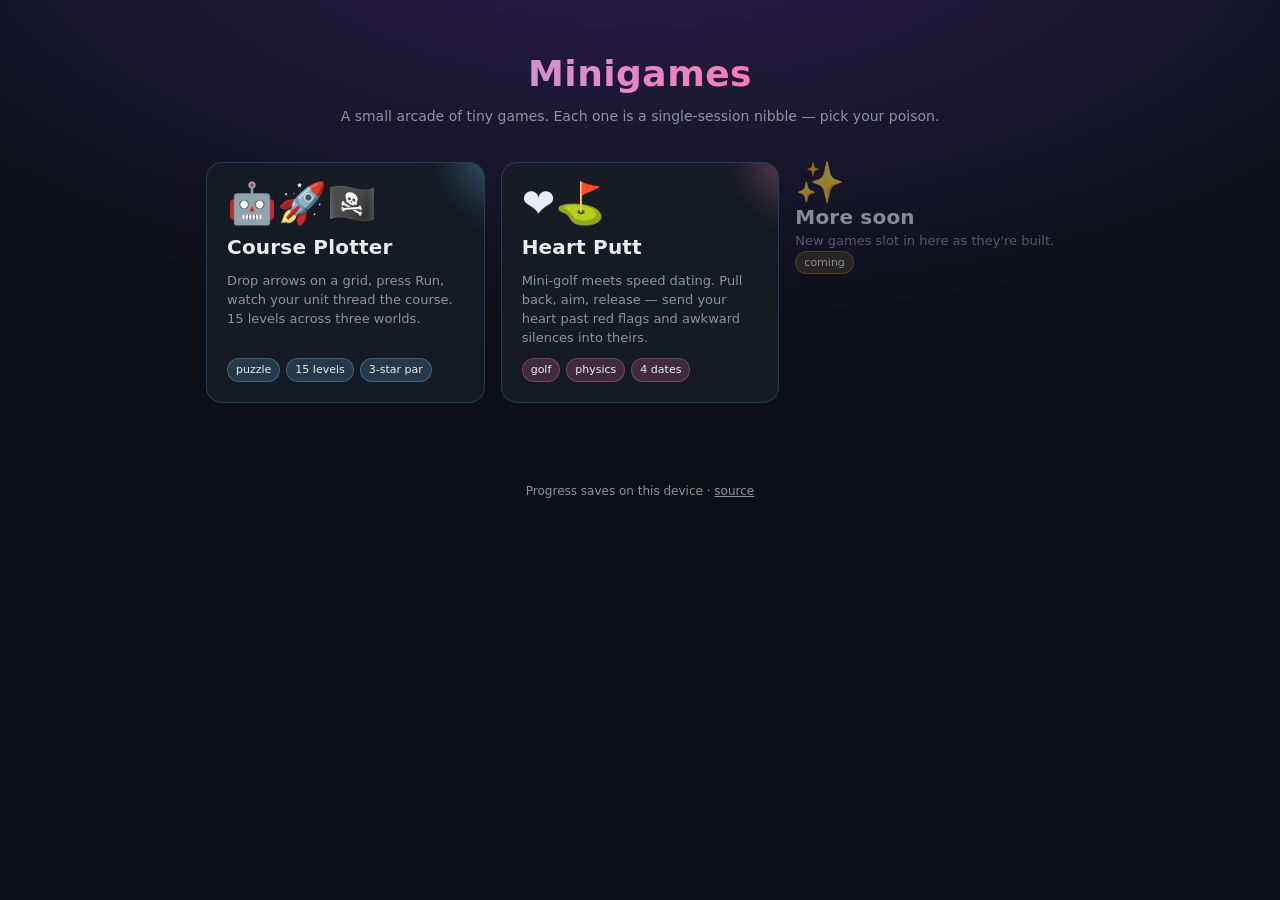
<file: index.html>
<!doctype html>
<html lang="en">
<head>
<meta charset="utf-8"/>
<meta name="viewport" content="width=device-width, initial-scale=1"/>
<title>Minigames</title>
<style>
:root {
  --bg: #0c0f15;
  --panel: #171c25;
  --ink: #e6edf3;
  --ink-dim: #8b949e;
  --accent: #6dc5ff;
  --gold: #f5cf4e;
}
* { box-sizing: border-box; }
html, body {
  margin: 0; padding: 0;
  background: radial-gradient(140% 90% at 50% -10%, #2a1e4e 0%, var(--bg) 55%);
  color: var(--ink);
  font: 16px/1.45 system-ui, -apple-system, Segoe UI, Roboto, sans-serif;
  min-height: 100dvh;
}
header {
  padding: 48px 24px 12px;
  text-align: center;
}
header h1 {
  margin: 0 0 6px;
  font-size: 36px;
  letter-spacing: 0.5px;
  background: linear-gradient(90deg, #6dc5ff, #ff7ab8 60%, #f5cf4e);
  -webkit-background-clip: text;
  background-clip: text;
  color: transparent;
}
header p {
  margin: 0;
  color: var(--ink-dim);
  font-size: 14px;
}
main {
  max-width: 900px;
  margin: 0 auto;
  padding: 24px 16px 80px;
  display: grid;
  grid-template-columns: repeat(auto-fill, minmax(260px, 1fr));
  gap: 16px;
}
a.card {
  display: flex;
  flex-direction: column;
  gap: 10px;
  padding: 20px;
  background: color-mix(in oklab, var(--panel) 90%, transparent);
  border: 1px solid color-mix(in oklab, var(--accent) 20%, transparent);
  border-radius: 16px;
  text-decoration: none;
  color: inherit;
  transition: transform 150ms ease, border-color 150ms ease, background 150ms ease;
  position: relative;
  overflow: hidden;
  min-height: 180px;
}
a.card::before {
  content: "";
  position: absolute;
  inset: -40% -40% auto auto;
  width: 160px; height: 160px;
  background: radial-gradient(circle, color-mix(in oklab, var(--card-tint, var(--accent)) 50%, transparent) 0%, transparent 70%);
  filter: blur(10px);
  pointer-events: none;
}
a.card:hover, a.card:focus {
  transform: translateY(-3px);
  border-color: var(--card-tint, var(--accent));
  background: color-mix(in oklab, var(--panel) 80%, var(--card-tint, var(--accent)) 8%);
}
.card .emoji {
  font-size: 40px;
  line-height: 1;
}
.card h2 {
  margin: 0;
  font-size: 20px;
  letter-spacing: 0.2px;
}
.card p {
  margin: 0;
  color: var(--ink-dim);
  font-size: 13px;
}
.card .tags {
  margin-top: auto;
  display: flex;
  gap: 6px;
  flex-wrap: wrap;
}
.tag {
  font-size: 11px;
  padding: 3px 8px;
  border-radius: 999px;
  background: color-mix(in oklab, var(--card-tint, var(--accent)) 18%, transparent);
  color: var(--ink);
  border: 1px solid color-mix(in oklab, var(--card-tint, var(--accent)) 30%, transparent);
}
.card.soon {
  cursor: not-allowed;
  opacity: 0.55;
  pointer-events: none;
}
footer {
  text-align: center;
  color: var(--ink-dim);
  font-size: 12px;
  padding: 0 16px 32px;
}
</style>
</head>
<body>
<header>
  <h1>Minigames</h1>
  <p>A small arcade of tiny games. Each one is a single-session nibble — pick your poison.</p>
</header>

<main>
  <a class="card" href="./course-plotter/" style="--card-tint: #6dc5ff">
    <span class="emoji">🤖🚀🏴‍☠️</span>
    <h2>Course Plotter</h2>
    <p>Drop arrows on a grid, press Run, watch your unit thread the course. 15 levels across three worlds.</p>
    <div class="tags">
      <span class="tag">puzzle</span>
      <span class="tag">15 levels</span>
      <span class="tag">3-star par</span>
    </div>
  </a>

  <a class="card" href="./heart-putt/" style="--card-tint: #ff7ab8">
    <span class="emoji">❤️⛳️</span>
    <h2>Heart Putt</h2>
    <p>Mini-golf meets speed dating. Pull back, aim, release — send your heart past red flags and awkward silences into theirs.</p>
    <div class="tags">
      <span class="tag">golf</span>
      <span class="tag">physics</span>
      <span class="tag">4 dates</span>
    </div>
  </a>

  <div class="card soon" style="--card-tint: #f5cf4e">
    <span class="emoji">✨</span>
    <h2>More soon</h2>
    <p>New games slot in here as they're built.</p>
    <div class="tags">
      <span class="tag">coming</span>
    </div>
  </div>
</main>

<footer>
  Progress saves on this device · <a href="https://github.com/asgeirvisir/Minigames" style="color:inherit">source</a>
</footer>
</body>
</html>
</file>
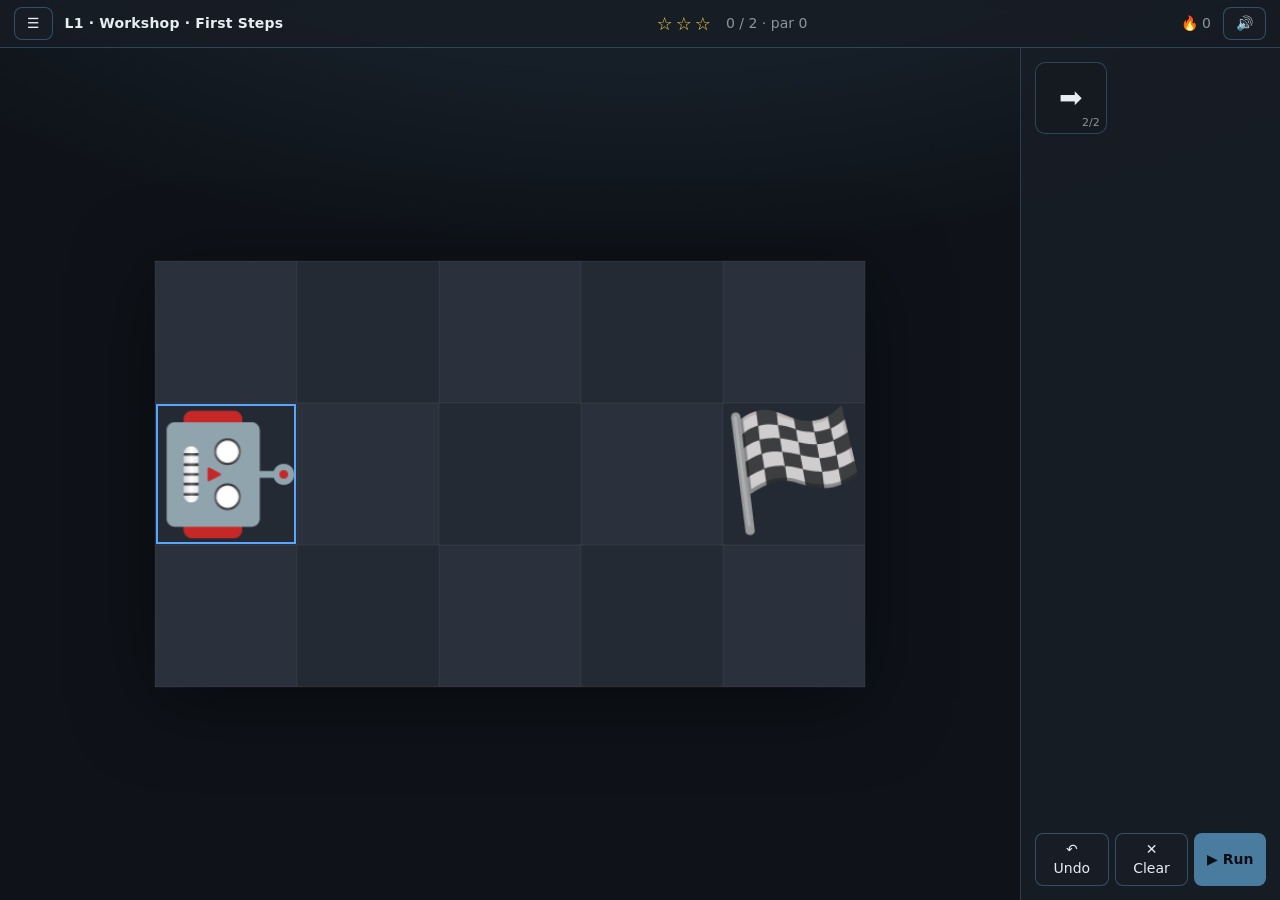
<file: course-plotter/index.html>
<!doctype html>
<html lang="en">
<head>
<meta charset="utf-8"/>
<meta name="viewport" content="width=device-width, initial-scale=1, maximum-scale=1, user-scalable=no"/>
<title>Course Plotter</title>
<link rel="stylesheet" href="style.css"/>
</head>
<body>
<div id="app" data-world="1">
  <header id="hud">
    <div class="hud-left">
      <button id="btn-map" title="Level map">☰</button>
      <span id="level-title">L1 · Workshop</span>
    </div>
    <div class="hud-center">
      <span id="stars" class="stars">☆☆☆</span>
      <span id="budget" class="budget">0 / 0</span>
    </div>
    <div class="hud-right">
      <span id="streak" title="3-star streak">🔥 0</span>
      <button id="btn-mute" title="Mute">🔊</button>
    </div>
  </header>

  <main id="stage">
    <canvas id="game" width="720" height="720"></canvas>
    <div id="overlay" class="overlay hidden"></div>
  </main>

  <aside id="tray">
    <div class="tray-tiles" id="tray-tiles"></div>
    <div class="tray-actions">
      <button id="btn-undo" title="Undo (Z)">↶ Undo</button>
      <button id="btn-clear" title="Clear">✕ Clear</button>
      <button id="btn-run" class="primary" title="Run (Space)">▶ Run</button>
      <button id="btn-retry" class="hidden" title="Retry (R)">⟲ Retry</button>
    </div>
  </aside>

  <div id="map-screen" class="screen hidden">
    <header class="screen-head">
      <h2>Course Plotter</h2>
      <button id="btn-close-map">✕</button>
    </header>
    <div id="map-grid" class="map-grid"></div>
    <footer class="screen-foot">
      <button id="btn-daily" class="hidden">🌟 Daily Puzzle</button>
      <span class="meta">Progress saved on this device</span>
    </footer>
  </div>
</div>

<script type="module" src="src/main.js"></script>
</body>
</html>
</file>
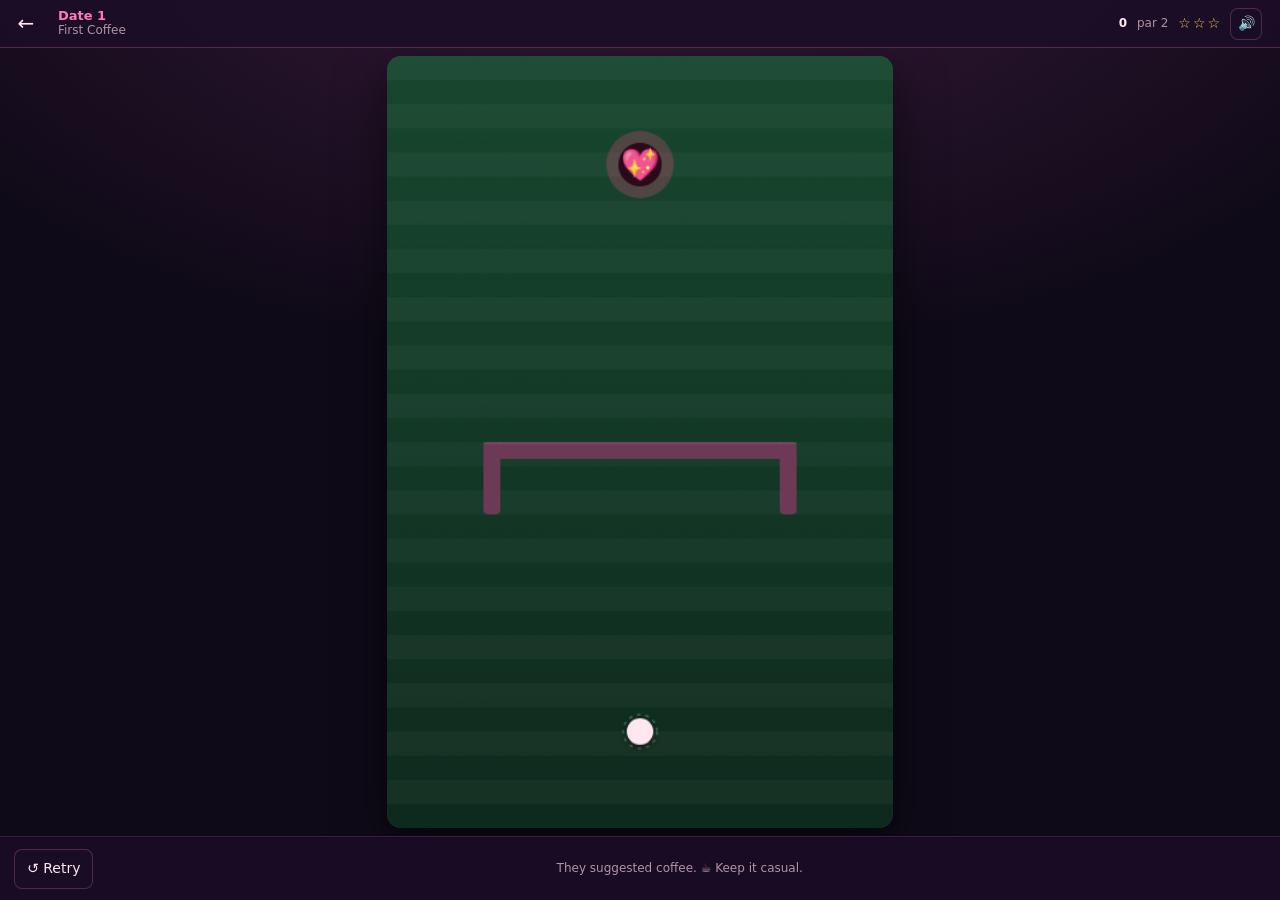
<file: heart-putt/index.html>
<!doctype html>
<html lang="en">
<head>
<meta charset="utf-8"/>
<meta name="viewport" content="width=device-width, initial-scale=1, maximum-scale=1, user-scalable=no"/>
<title>Heart Putt</title>
<link rel="stylesheet" href="style.css"/>
</head>
<body>
<div id="app">
  <header id="hud">
    <a class="back" href="../" title="Back">←</a>
    <div class="title">
      <span id="hole-num">Date 1</span>
      <span id="hole-name">First Coffee</span>
    </div>
    <div class="stats">
      <span id="strokes">·</span>
      <span id="par-label">par —</span>
      <span id="stars" class="stars">☆☆☆</span>
    </div>
    <button id="btn-mute" title="Mute">🔊</button>
  </header>

  <main id="stage">
    <canvas id="game" width="420" height="640"></canvas>
    <div id="overlay" class="overlay hidden"></div>
  </main>

  <footer id="foot">
    <button id="btn-retry" title="Retry hole (R)">↺ Retry</button>
    <div id="quip"></div>
    <button id="btn-next" class="hidden primary">Next ▶</button>
  </footer>
</div>

<script type="module" src="src/main.js"></script>
</body>
</html>
</file>
<file: course-plotter/style.css>
:root {
  --bg: #0e1116;
  --bg-2: #161b22;
  --panel: #1c222c;
  --ink: #e6edf3;
  --ink-dim: #8b949e;
  --accent: #58a6ff;
  --ok: #3fb950;
  --bad: #ff6b6b;
  --gold: #f5cf4e;
  --grid: #2a313c;
  --grid-2: #232a34;
  --unit: #9cdcfe;
  --goal: #3fb950;
  --gem: #f5cf4e;
}

#app[data-world="1"] {
  --bg: #0f1319;
  --accent: #6dc5ff;
  --unit: #cfe3ff;
  --panel: #181d25;
}
#app[data-world="2"] {
  --bg: #0a0a1a;
  --accent: #b48bff;
  --unit: #d6c3ff;
  --panel: #151229;
  --grid: #2b1f52;
  --grid-2: #1d1637;
}
#app[data-world="3"] {
  --bg: #07182a;
  --accent: #ffcf66;
  --unit: #ffe2a3;
  --panel: #0e2136;
  --grid: #123354;
  --grid-2: #0c2440;
}

* { box-sizing: border-box; }
html, body {
  margin: 0; padding: 0;
  background: var(--bg);
  color: var(--ink);
  font: 14px/1.4 system-ui, -apple-system, Segoe UI, Roboto, sans-serif;
  overflow: hidden;
  height: 100%;
}

#app {
  display: grid;
  grid-template-rows: 48px 1fr;
  grid-template-columns: 1fr 260px;
  grid-template-areas:
    "hud hud"
    "stage tray";
  height: 100vh;
  height: 100dvh;
  width: 100vw;
  background: radial-gradient(120% 80% at 50% -20%, color-mix(in oklab, var(--accent) 18%, var(--bg)) 0%, var(--bg) 60%);
  transition: background 400ms ease;
}

#hud {
  grid-area: hud;
  display: flex;
  align-items: center;
  justify-content: space-between;
  padding: 0 14px;
  background: color-mix(in oklab, var(--panel) 80%, transparent);
  border-bottom: 1px solid color-mix(in oklab, var(--accent) 25%, transparent);
  backdrop-filter: blur(4px);
  z-index: 2;
}
.hud-left, .hud-center, .hud-right {
  display: flex; gap: 12px; align-items: center;
}
#level-title { font-weight: 600; letter-spacing: .2px; }
.stars { font-size: 18px; color: var(--gold); letter-spacing: 3px; }
.budget { font-variant-numeric: tabular-nums; color: var(--ink-dim); }
#streak { color: var(--ink-dim); font-variant-numeric: tabular-nums; }

button {
  background: var(--panel);
  color: var(--ink);
  border: 1px solid color-mix(in oklab, var(--accent) 30%, transparent);
  border-radius: 8px;
  padding: 6px 12px;
  cursor: pointer;
  font: inherit;
  transition: transform 80ms ease, background 120ms ease;
}
button:hover { background: color-mix(in oklab, var(--panel) 70%, var(--accent) 10%); }
button:active { transform: scale(.96); }
button.primary {
  background: color-mix(in oklab, var(--accent) 60%, var(--panel));
  color: #0b0f14;
  font-weight: 700;
  border: none;
}
button.primary:hover {
  background: color-mix(in oklab, var(--accent) 75%, var(--panel));
}
button.hidden, .hidden { display: none !important; }

#stage {
  grid-area: stage;
  position: relative;
  display: flex;
  align-items: center;
  justify-content: center;
  overflow: hidden;
}
#game {
  background: transparent;
  image-rendering: pixelated;
  max-width: 100%;
  max-height: 100%;
  touch-action: none;
  filter: drop-shadow(0 12px 40px rgba(0,0,0,.55));
}

.overlay {
  position: absolute;
  inset: 0;
  display: flex;
  align-items: center;
  justify-content: center;
  flex-direction: column;
  gap: 10px;
  background: color-mix(in oklab, var(--bg) 65%, transparent);
  backdrop-filter: blur(3px);
  pointer-events: auto;
  animation: fade-in 180ms ease;
}
.overlay h2 { margin: 0; font-size: 28px; }
.overlay p { margin: 0; color: var(--ink-dim); }
.overlay .row { display: flex; gap: 8px; margin-top: 6px; }
.big-stars { font-size: 42px; letter-spacing: 6px; color: var(--gold); }

@keyframes fade-in { from { opacity: 0; transform: translateY(6px); } to { opacity: 1; transform: none; } }
@keyframes pop { 0%{transform:scale(.6); opacity:0} 60%{transform:scale(1.15); opacity:1} 100%{transform:scale(1)} }
.pop { animation: pop 280ms cubic-bezier(.2,.9,.4,1.3); }

#tray {
  grid-area: tray;
  display: flex; flex-direction: column;
  background: color-mix(in oklab, var(--panel) 90%, transparent);
  border-left: 1px solid color-mix(in oklab, var(--accent) 20%, transparent);
  padding: 14px;
  gap: 12px;
}
.tray-tiles {
  display: grid;
  grid-template-columns: repeat(3, 1fr);
  gap: 8px;
  flex: 1;
  align-content: start;
}
.tray-tile {
  aspect-ratio: 1;
  background: color-mix(in oklab, var(--panel) 70%, var(--bg));
  border: 1px solid color-mix(in oklab, var(--accent) 25%, transparent);
  border-radius: 10px;
  display: flex; align-items: center; justify-content: center;
  font-size: 28px;
  cursor: grab;
  user-select: none;
  position: relative;
  transition: transform 100ms ease;
}
.tray-tile:hover { transform: translateY(-2px); }
.tray-tile[data-count="0"] { opacity: .3; cursor: not-allowed; }
.tray-tile .count {
  position: absolute; bottom: 2px; right: 6px;
  font-size: 11px; color: var(--ink-dim);
  font-variant-numeric: tabular-nums;
}
.tray-actions { display: flex; gap: 6px; flex-wrap: wrap; }
.tray-actions button { flex: 1; min-width: 70px; }

.screen {
  position: fixed; inset: 0; z-index: 10;
  background: color-mix(in oklab, var(--bg) 94%, black);
  display: flex; flex-direction: column;
  padding: 20px 24px;
}
.screen-head {
  display: flex; justify-content: space-between; align-items: center;
  margin-bottom: 16px;
}
.screen-head h2 { margin: 0; letter-spacing: .3px; }
.screen-foot {
  display: flex; justify-content: space-between; align-items: center;
  margin-top: 16px;
  color: var(--ink-dim);
  font-size: 12px;
}
.map-grid {
  display: grid;
  grid-template-columns: repeat(5, 1fr);
  gap: 10px;
  max-width: 720px;
  margin: 0 auto;
  width: 100%;
}
.map-cell {
  aspect-ratio: 1.2;
  background: var(--panel);
  border: 1px solid color-mix(in oklab, var(--accent) 25%, transparent);
  border-radius: 12px;
  display: flex; flex-direction: column;
  align-items: center; justify-content: center;
  gap: 4px;
  cursor: pointer;
  transition: transform 120ms ease;
}
.map-cell:hover { transform: translateY(-2px); }
.map-cell .lvl { font-weight: 700; font-size: 18px; }
.map-cell .stars-small { color: var(--gold); letter-spacing: 2px; }
.map-cell.locked { opacity: .35; cursor: not-allowed; }
.map-cell.current { outline: 2px solid var(--accent); }

@media (max-width: 720px) {
  #app {
    grid-template-rows: 44px 1fr 128px;
    grid-template-columns: 1fr;
    grid-template-areas:
      "hud"
      "stage"
      "tray";
    padding-bottom: env(safe-area-inset-bottom, 0);
  }
  #hud { padding: 0 8px; font-size: 12px; }
  #hud button { padding: 4px 8px; }
  #level-title { font-size: 12px; max-width: 40vw; overflow: hidden; text-overflow: ellipsis; white-space: nowrap; }
  .stars { font-size: 14px; letter-spacing: 2px; }
  .budget { font-size: 11px; }
  #streak { font-size: 12px; }

  #tray {
    padding: 6px 8px;
    gap: 6px;
    border-left: none;
    border-top: 1px solid color-mix(in oklab, var(--accent) 20%, transparent);
  }
  .tray-tiles {
    grid-template-columns: repeat(4, 1fr);
    gap: 4px;
  }
  .tray-tile {
    aspect-ratio: auto;
    height: 56px;
    font-size: 22px;
    border-radius: 8px;
  }
  .tray-tile .count { font-size: 9px; bottom: 1px; right: 4px; }
  .tray-actions {
    gap: 4px;
  }
  .tray-actions button {
    padding: 6px 4px;
    font-size: 12px;
    min-width: 0;
  }
  #stage { padding: 2px; }
  #game { filter: none; }
  .overlay h2 { font-size: 22px; }
  .big-stars { font-size: 34px; }
  .map-grid { grid-template-columns: repeat(3, 1fr); }
}

/* Drag ghost */
.drag-ghost {
  position: fixed; pointer-events: none;
  font-size: 30px; z-index: 999;
  transform: translate(-50%, -50%) scale(1.1);
  filter: drop-shadow(0 4px 6px rgba(0,0,0,.5));
}
</file>
<file: heart-putt/style.css>
:root {
  --bg: #0f0a18;
  --bg2: #1a0e26;
  --ink: #ffe6f0;
  --ink-dim: #b592a5;
  --accent: #ff7ab8;
  --gold: #f5cf4e;
  --grass1: #163c2d;
  --grass2: #1a4635;
  --wall: #6d3a56;
  --silence: #4a6f8f;
  --ex: #c73a5a;
  --phone: #e3b648;
  --hole: #ff4d86;
}

* { box-sizing: border-box; }
html, body {
  margin: 0; padding: 0;
  background: radial-gradient(120% 90% at 50% -10%, #391a3a 0%, var(--bg) 55%);
  color: var(--ink);
  font: 14px/1.45 system-ui, -apple-system, Segoe UI, Roboto, sans-serif;
  height: 100%;
  overflow: hidden;
  touch-action: none;
}

#app {
  display: grid;
  grid-template-rows: 48px 1fr 64px;
  height: 100vh;
  height: 100dvh;
  width: 100vw;
}

#hud {
  display: grid;
  grid-template-columns: 40px 1fr auto 40px;
  align-items: center;
  gap: 8px;
  padding: 0 10px;
  background: color-mix(in oklab, var(--bg2) 85%, transparent);
  border-bottom: 1px solid color-mix(in oklab, var(--accent) 25%, transparent);
  z-index: 2;
}
.back {
  color: var(--ink);
  text-decoration: none;
  font-size: 20px;
  display: flex; align-items: center; justify-content: center;
  height: 32px; width: 32px;
  border-radius: 8px;
  background: color-mix(in oklab, var(--bg2) 60%, transparent);
}
.title { display: flex; flex-direction: column; line-height: 1.15; overflow: hidden; }
.title #hole-num { font-weight: 700; font-size: 13px; color: var(--accent); }
.title #hole-name { font-size: 12px; color: var(--ink-dim); white-space: nowrap; overflow: hidden; text-overflow: ellipsis; }
.stats { display: flex; gap: 10px; align-items: center; font-size: 12px; }
#strokes { font-weight: 700; color: var(--ink); min-width: 20px; text-align: right; }
#par-label { color: var(--ink-dim); }
.stars { color: var(--gold); letter-spacing: 2px; font-size: 14px; }
button {
  background: color-mix(in oklab, var(--bg2) 80%, transparent);
  color: var(--ink);
  border: 1px solid color-mix(in oklab, var(--accent) 25%, transparent);
  border-radius: 8px;
  padding: 6px 12px;
  cursor: pointer;
  font: inherit;
  transition: transform 80ms ease, background 120ms ease;
}
button:hover { background: color-mix(in oklab, var(--bg2) 60%, var(--accent) 10%); }
button:active { transform: scale(.95); }
button.primary {
  background: var(--accent);
  color: #2a0a1a;
  font-weight: 700;
  border: none;
}
button.hidden, .hidden { display: none !important; }
#btn-mute { height: 32px; width: 32px; padding: 0; }

#stage {
  position: relative;
  display: flex; align-items: center; justify-content: center;
  overflow: hidden;
  padding: 8px;
}
canvas#game {
  background: #0a121b;
  border-radius: 14px;
  box-shadow: 0 18px 50px rgba(0,0,0,0.55), inset 0 0 0 1px color-mix(in oklab, var(--accent) 18%, transparent);
  max-width: 100%;
  max-height: 100%;
  touch-action: none;
}

.overlay {
  position: absolute; inset: 0;
  display: flex; align-items: center; justify-content: center;
  flex-direction: column;
  gap: 10px;
  padding: 20px;
  background: color-mix(in oklab, var(--bg) 70%, transparent);
  backdrop-filter: blur(3px);
  animation: fade 180ms ease;
  text-align: center;
  pointer-events: auto;
}
.overlay h2 { margin: 0; font-size: 24px; }
.overlay p { margin: 0; color: var(--ink-dim); max-width: 280px; }
.big-stars { font-size: 38px; letter-spacing: 6px; color: var(--gold); }
.row { display: flex; gap: 8px; margin-top: 8px; flex-wrap: wrap; justify-content: center; }
@keyframes fade { from { opacity: 0; transform: translateY(6px); } to { opacity: 1; transform: none; } }
@keyframes pop { 0%{transform:scale(.6); opacity:0} 60%{transform:scale(1.15); opacity:1} 100%{transform:scale(1)} }
.pop { animation: pop 280ms cubic-bezier(.2,.9,.4,1.3); }

#foot {
  display: grid;
  grid-template-columns: auto 1fr auto;
  gap: 10px;
  align-items: center;
  padding: 0 14px env(safe-area-inset-bottom, 0);
  border-top: 1px solid color-mix(in oklab, var(--accent) 15%, transparent);
  background: color-mix(in oklab, var(--bg2) 85%, transparent);
}
#quip {
  font-size: 12px;
  color: var(--ink-dim);
  text-align: center;
  white-space: nowrap; overflow: hidden; text-overflow: ellipsis;
}
#btn-retry, #btn-next { height: 40px; }
</file>
